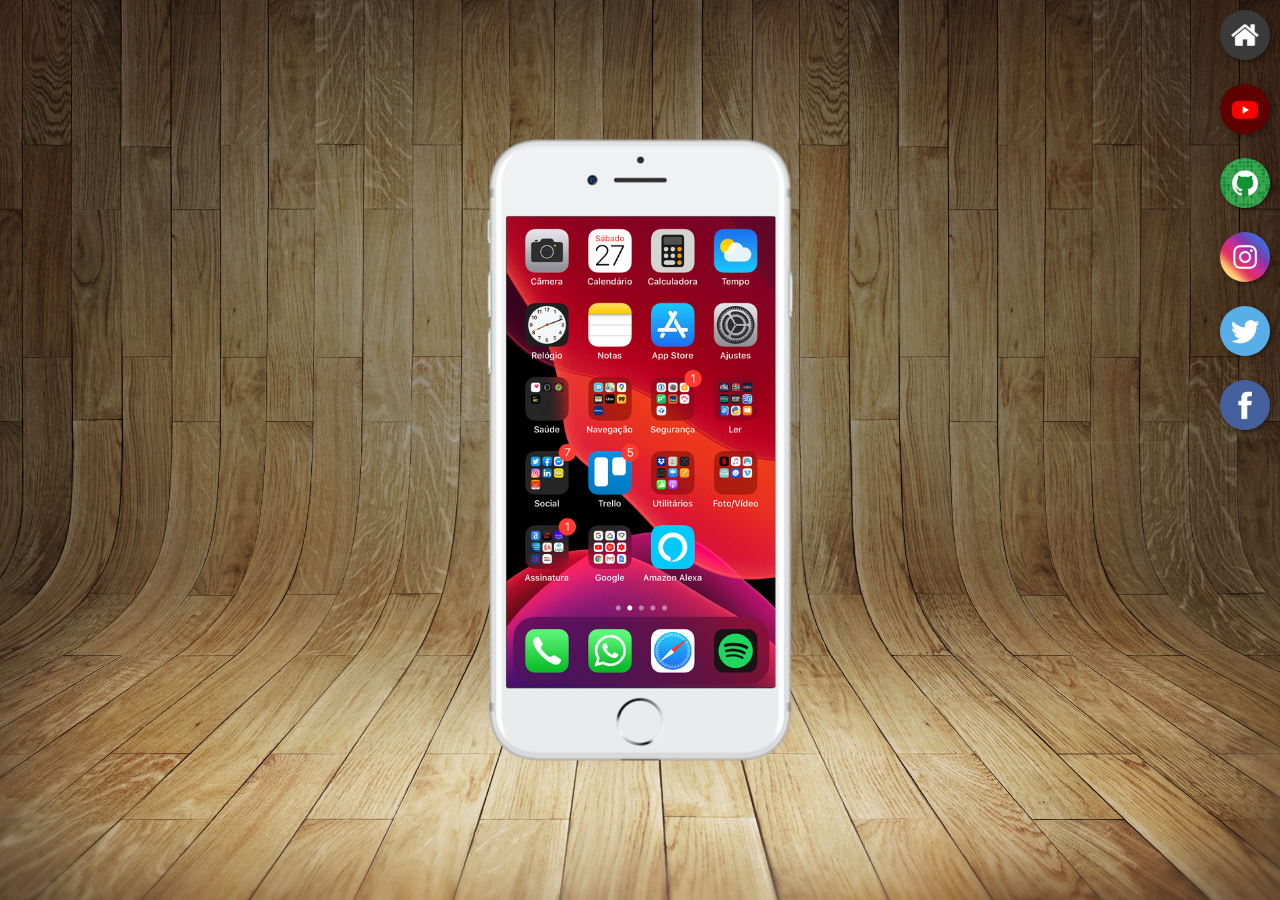
<file: index.html>
<!DOCTYPE html>
<html lang="pt-br">
<head>
    <meta charset="UTF-8">
    <meta name="viewport" content="width=device-width, initial-scale=1.0">
    <link rel="shortcut icon" href="favicon.ico" type="image/x-icon">
    <title>Projeto Redes Sociais</title>
    <link rel="stylesheet" href="estilos/style.css">
</head>
<body>
    <main>
        <section id="telefone">
            <iframe src="home.html" name="tela-home" id="tela" frameborder="0"></iframe>
        </section>
        <section id="redes">
            <a href="#" target="tela"><img src="imagens/logo-home.jpg" alt="home"></a><br>
            <a href="#" target="tela"><img src="imagens/logo-youtube.jpg" alt="youtube"></a><br>
            <a href="#" target="tela"><img src="imagens/logo-github.jpg" alt="github"></a><br>
            <a href="#" target="tela"><img src="imagens/logo-instagram.jpg" alt="insta"></a><br>
            <a href="#" target="tela"><img src="imagens/logo-twitter.jpg" alt="twitter"></a><br>
            <a href="#" target="tela"><img src="imagens/logo-facebook.jpg" alt=""></a>
        </section>
    </main>
</body>
</html>
</file>
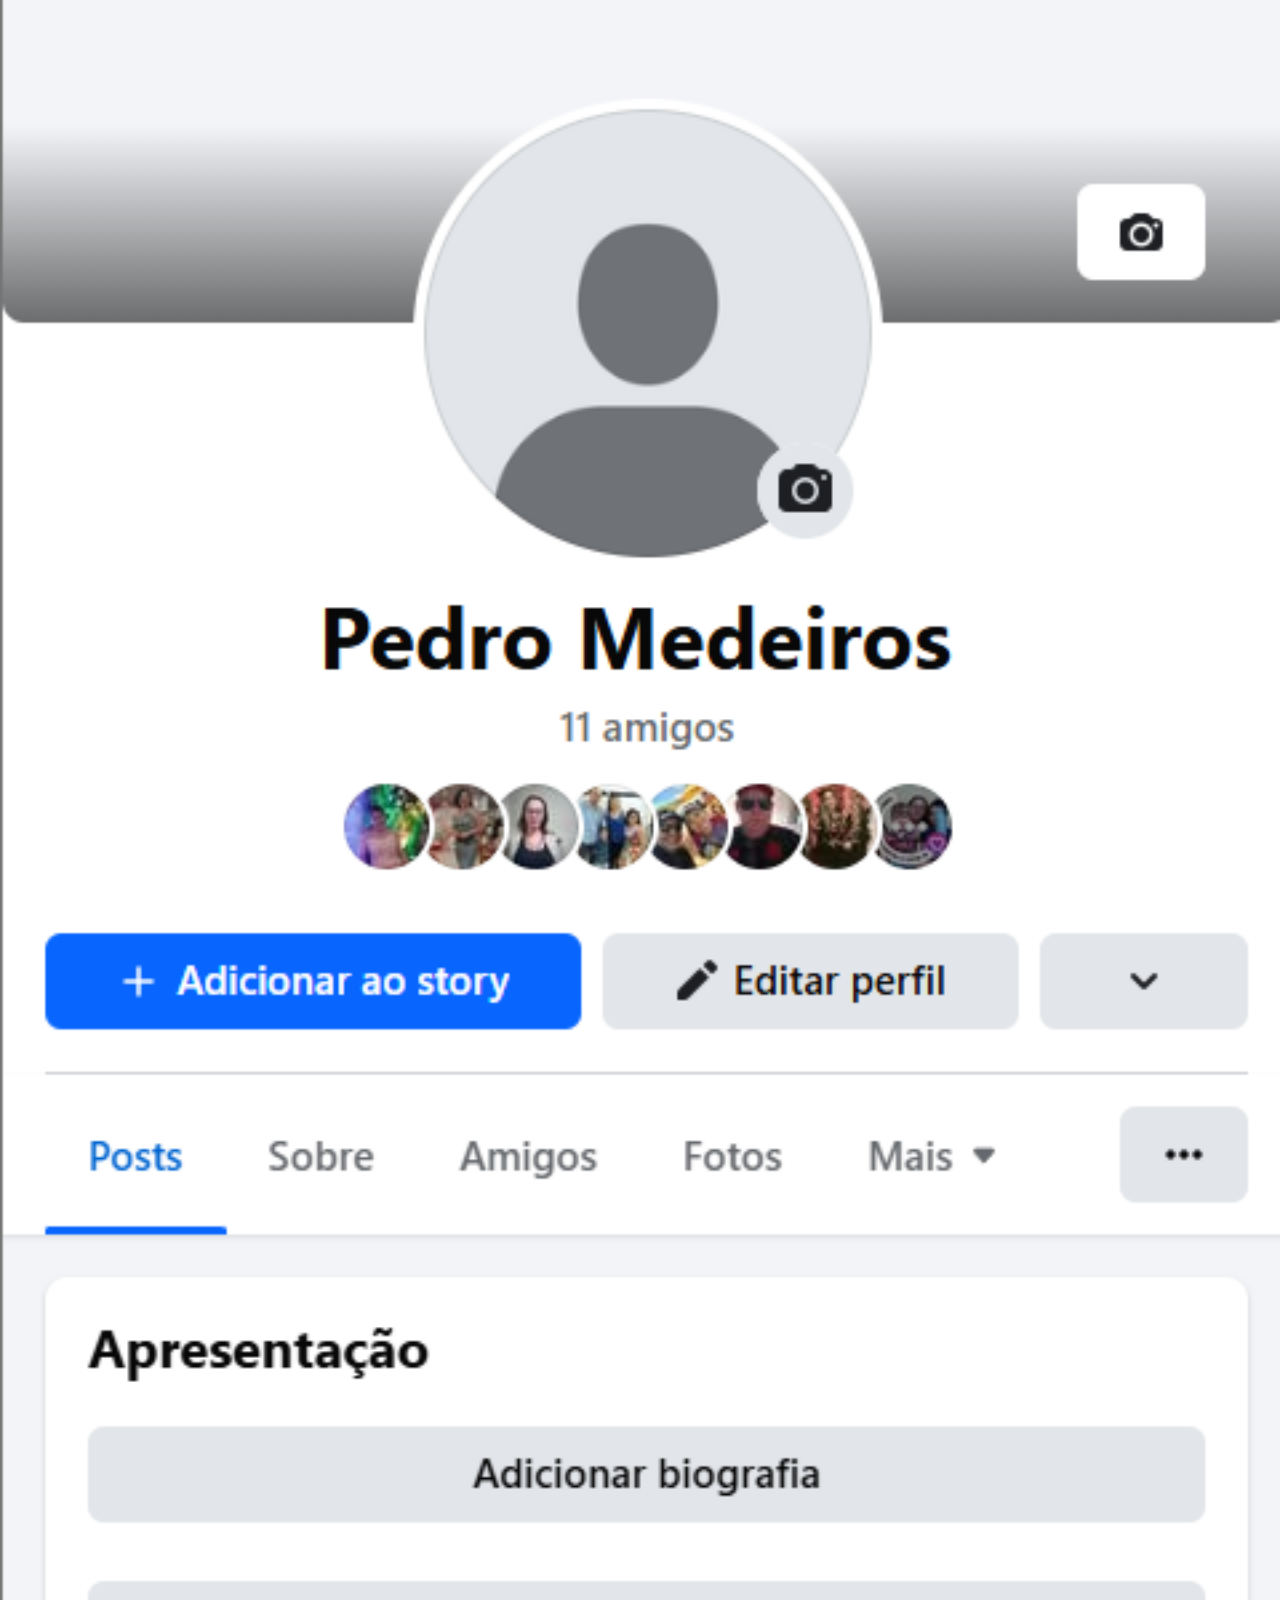
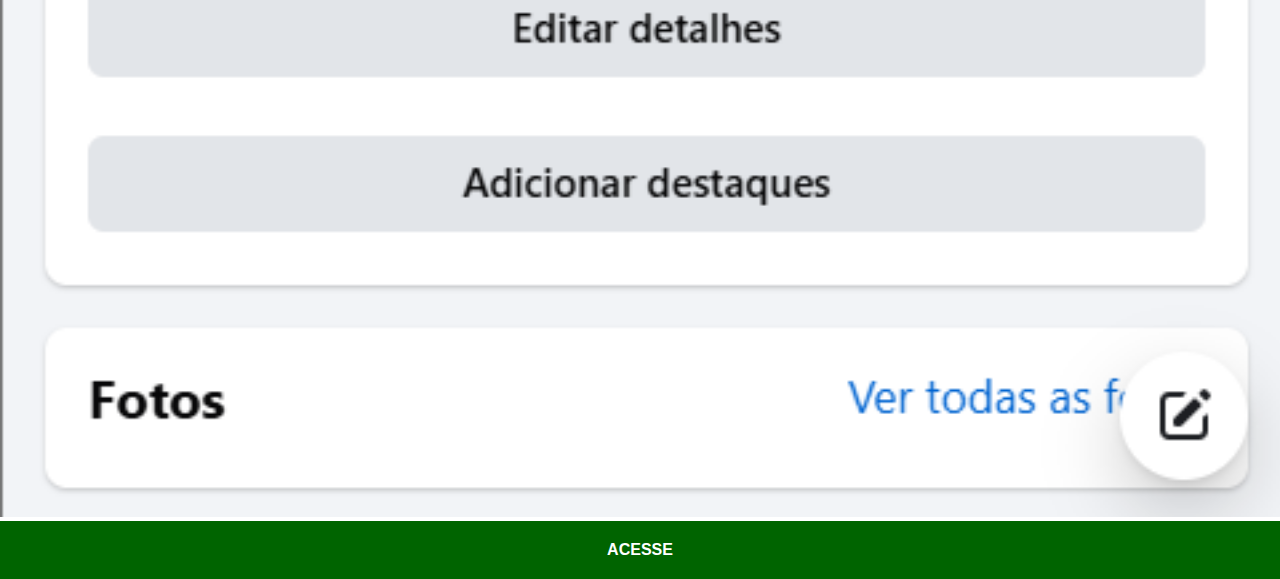
<file: facebook.html>
<!DOCTYPE html>
<html lang="pt-br">
<head>
    <meta charset="UTF-8">
    <meta name="viewport" content="width=device-width, initial-scale=1.0">
    <title>Facebook</title>
    <link rel="stylesheet" href="estilos/social.css">
</head>
<body>
    <img src="imagens/face.png" alt="">
    <a href="https://www.facebook.com/profile.php?id=61565824326924" target="_blank">ACESSE</a>
</body>
</html>
</file>
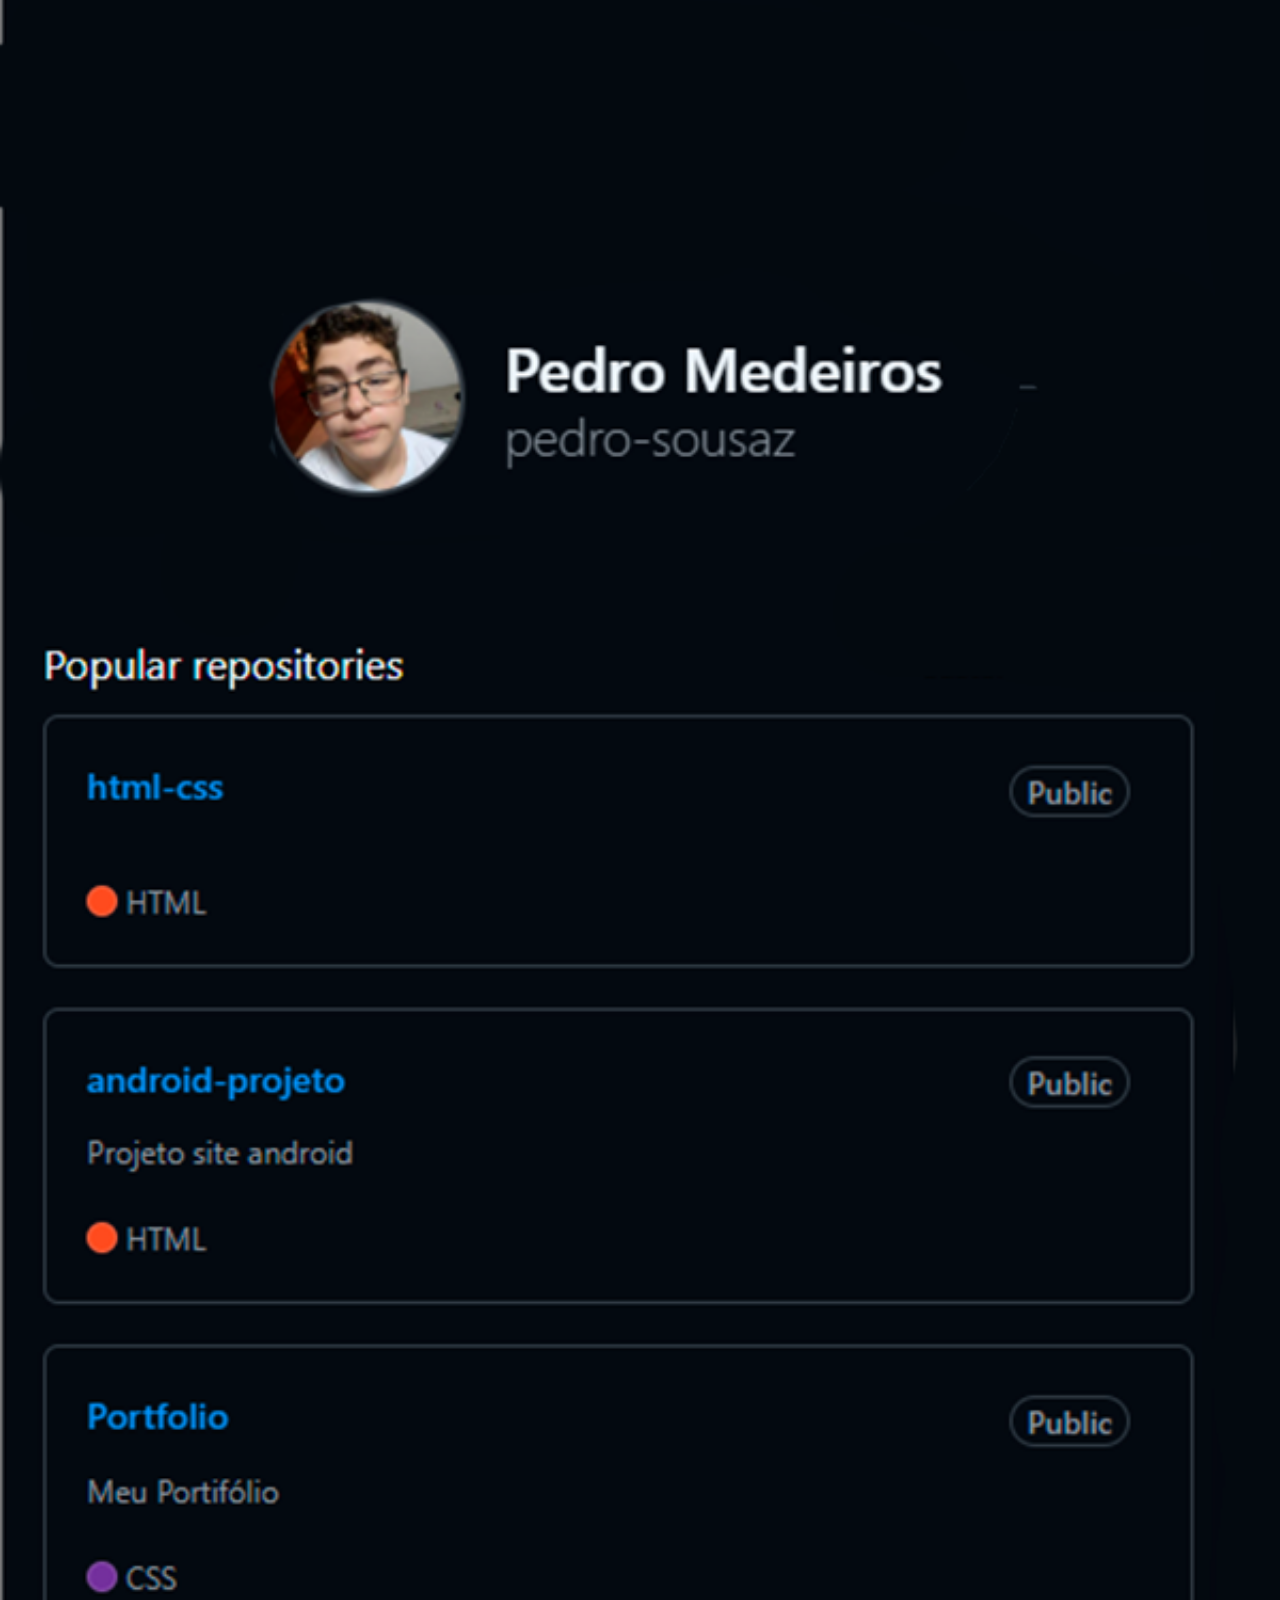
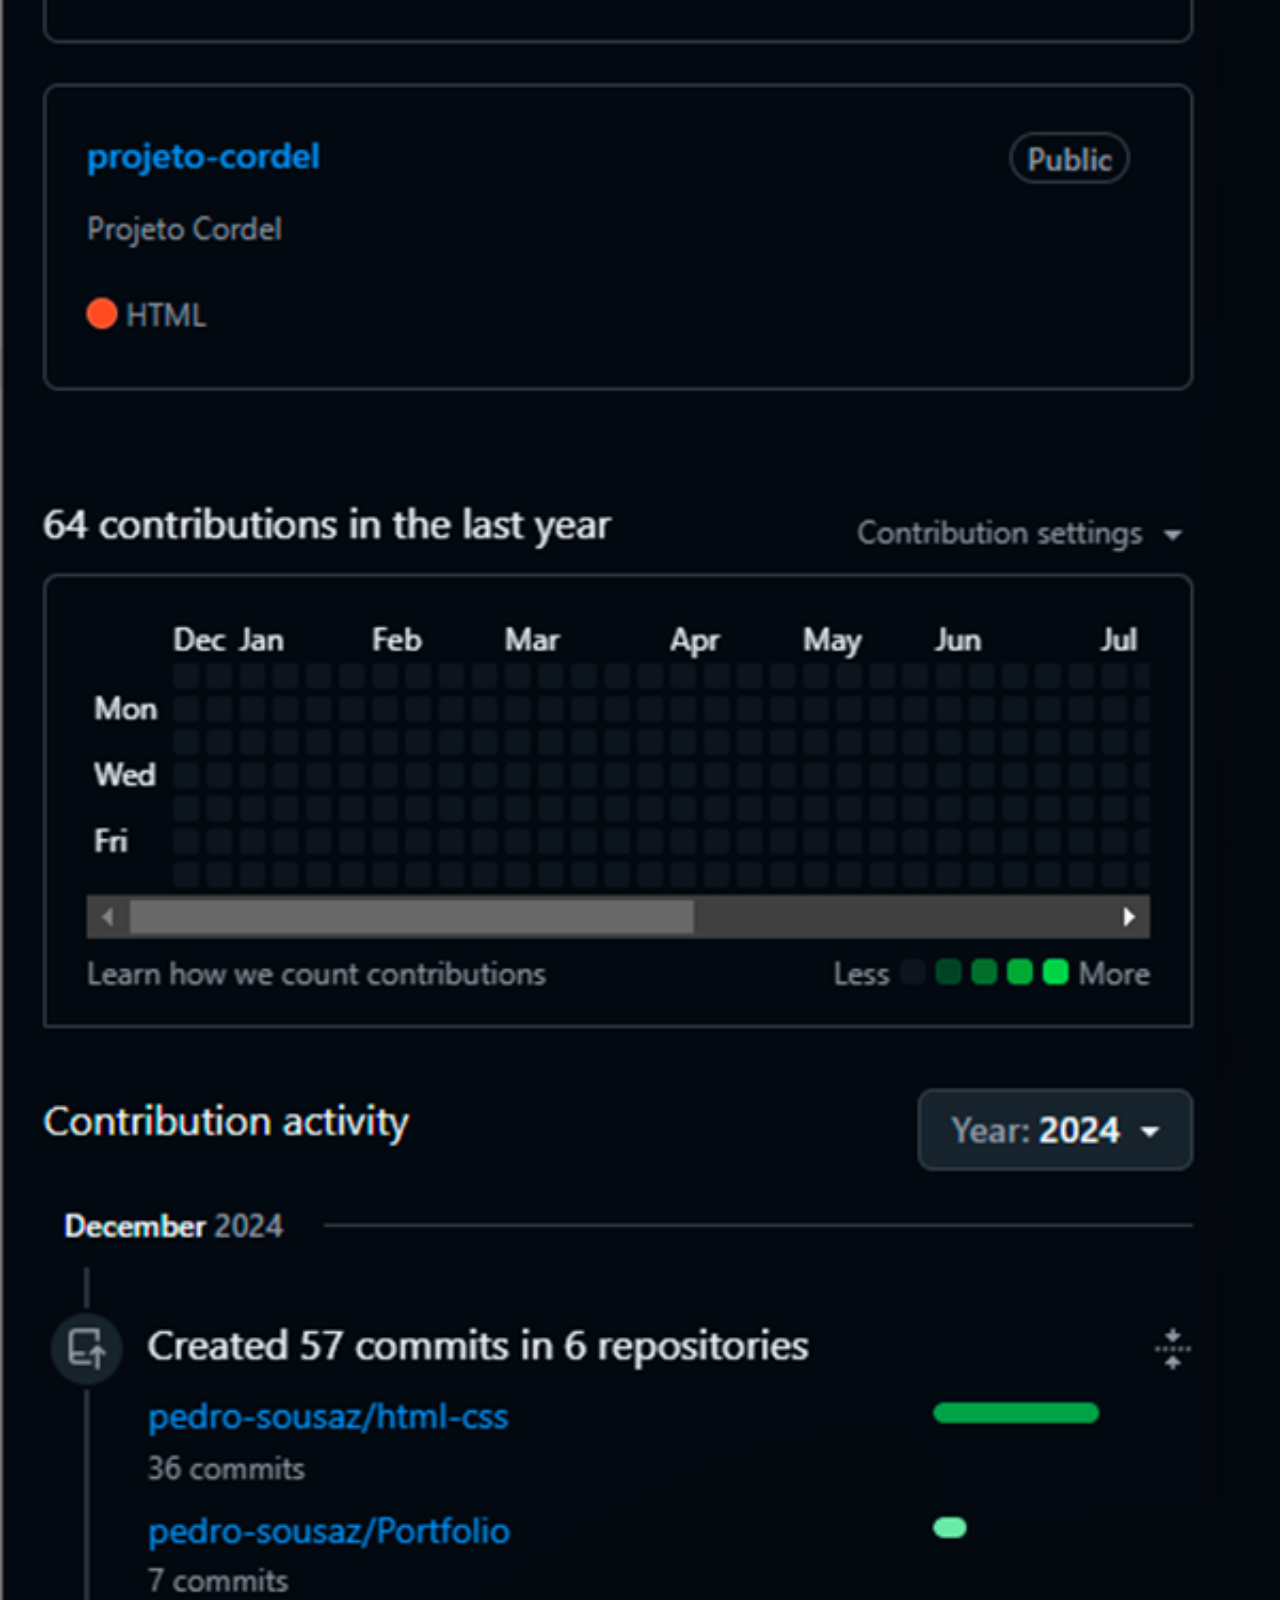
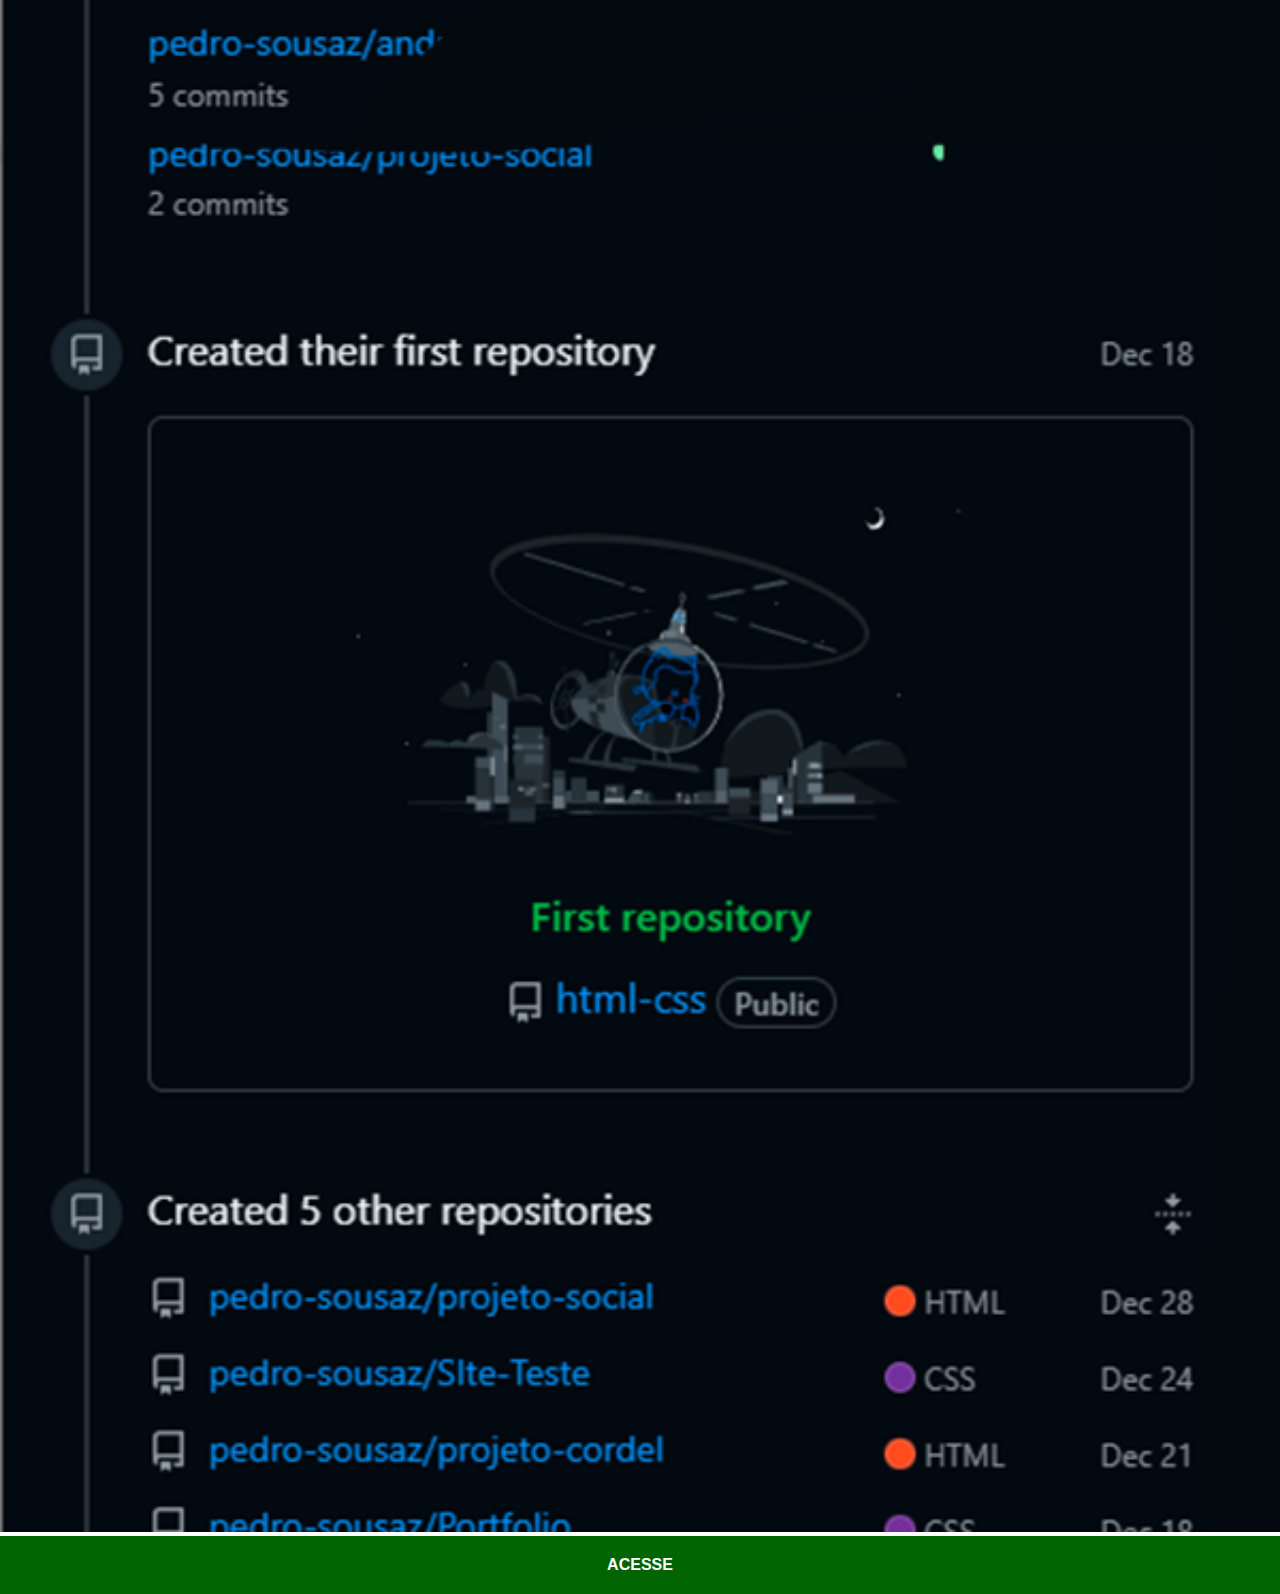
<file: github.html>
<!DOCTYPE html>
<html lang="pt-br">
<head>
    <meta charset="UTF-8">
    <meta name="viewport" content="width=device-width, initial-scale=1.0">
    <title>GitHub</title>
    <link rel="stylesheet" href="estilos/social.css">
</head>
<body>
    <img src="imagens/tela-github.png" alt="">
    <a href="https://github.com/pedro-sousaz" target="_blank">ACESSE</a>
</body>
</html>
</file>
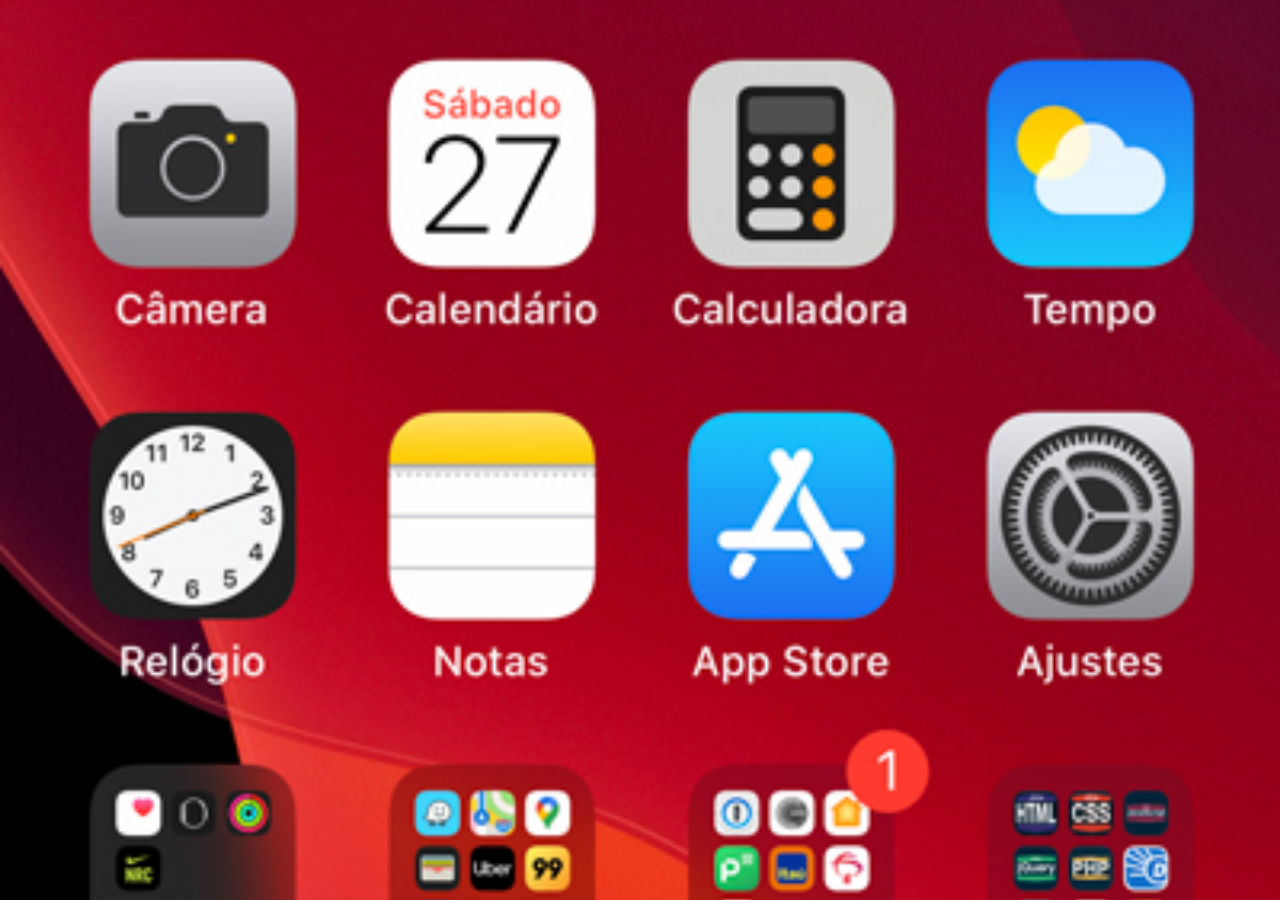
<file: home.html>
<!DOCTYPE html>
<html lang="pt-br">
<head>
    <meta charset="UTF-8">
    <meta name="viewport" content="width=device-width, initial-scale=1.0">
    <title>Home</title>
</head>
<style>
    *{
        margin: 0px;
        padding: 0px;
    }

    body{
        width: 100vw;
        height: 100vh;
        background: black url('imagens/tela-home.jpg') no-repeat top center;
        background-size: cover;
    }
</style>
<body>

</body>
</html>
</file>
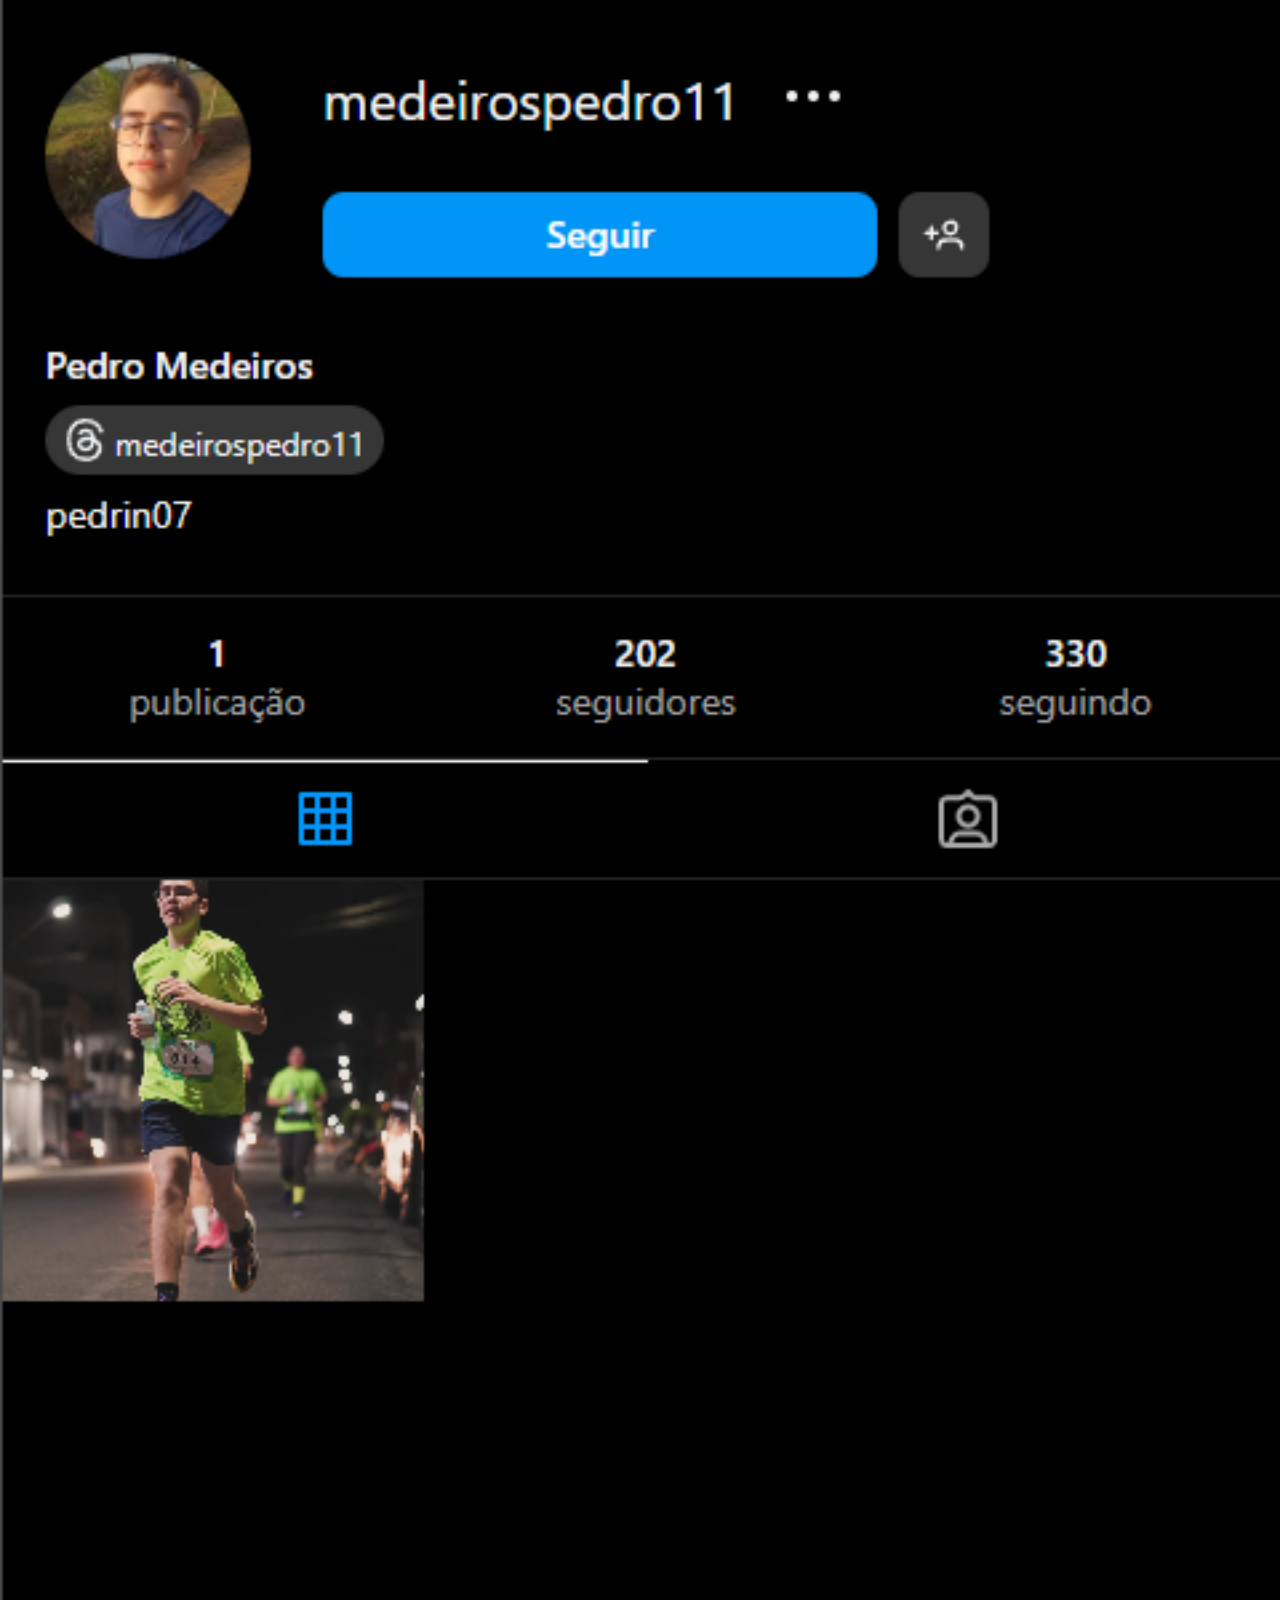
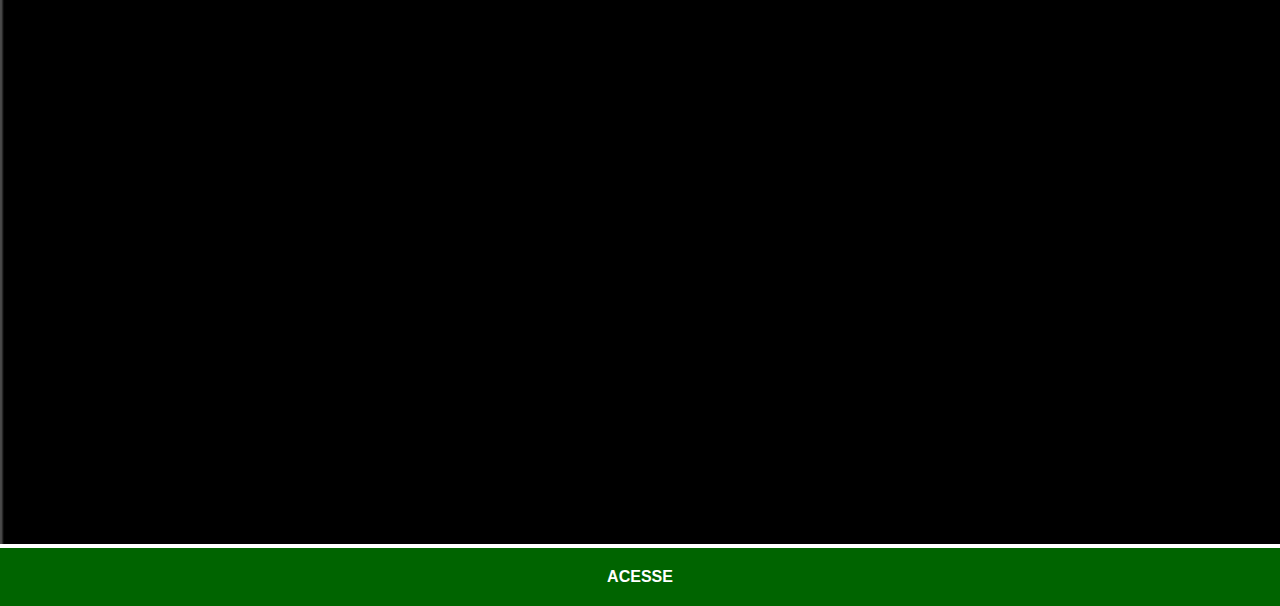
<file: instagram.html>
<!DOCTYPE html>
<html lang="pt-br">
<head>
    <meta charset="UTF-8">
    <meta name="viewport" content="width=device-width, initial-scale=1.0">
    <title>Instagram</title>
    <link rel="stylesheet" href="estilos/social.css">
</head>
<body>
    <img src="imagens/insta.png" alt="">
    <a href="https://www.instagram.com/medeirospedro11/" target="_blank">ACESSE</a>
</body>
</html>
</file>
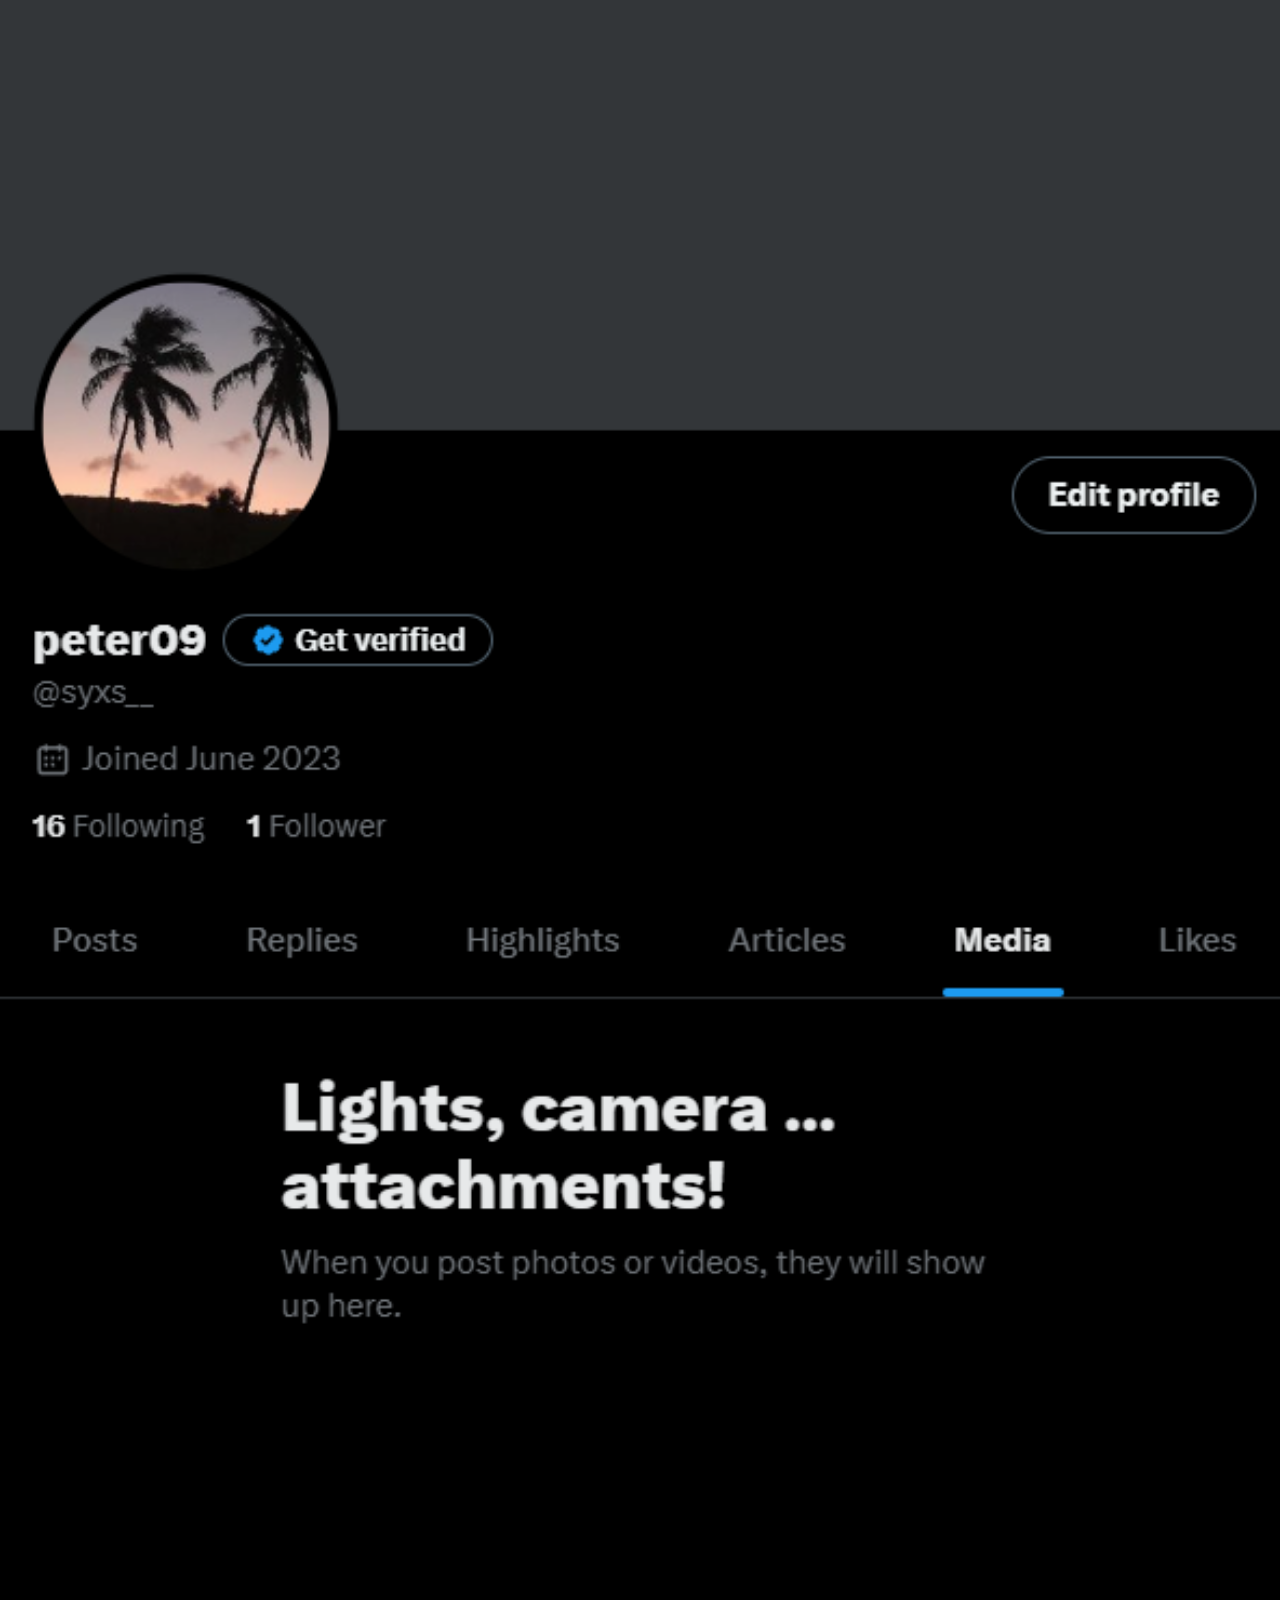
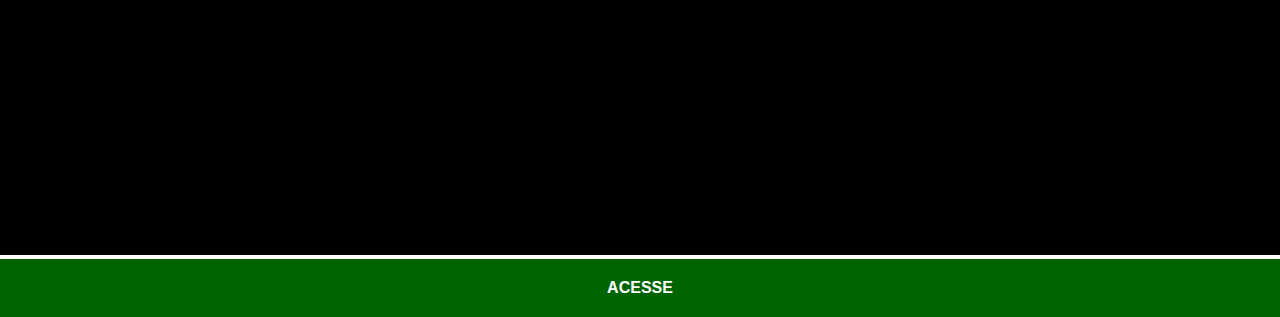
<file: twitter.html>
<!DOCTYPE html>
<html lang="pt-br">
<head>
    <meta charset="UTF-8">
    <meta name="viewport" content="width=device-width, initial-scale=1.0">
    <title>Twitter</title>
    <link rel="stylesheet" href="estilos/social.css">
</head>
<body>
    <img src="imagens/twitter.png" alt="">
    <a href="https://x.com/syxs__" target="_blank">ACESSE</a>
</body>
</html>
</file>
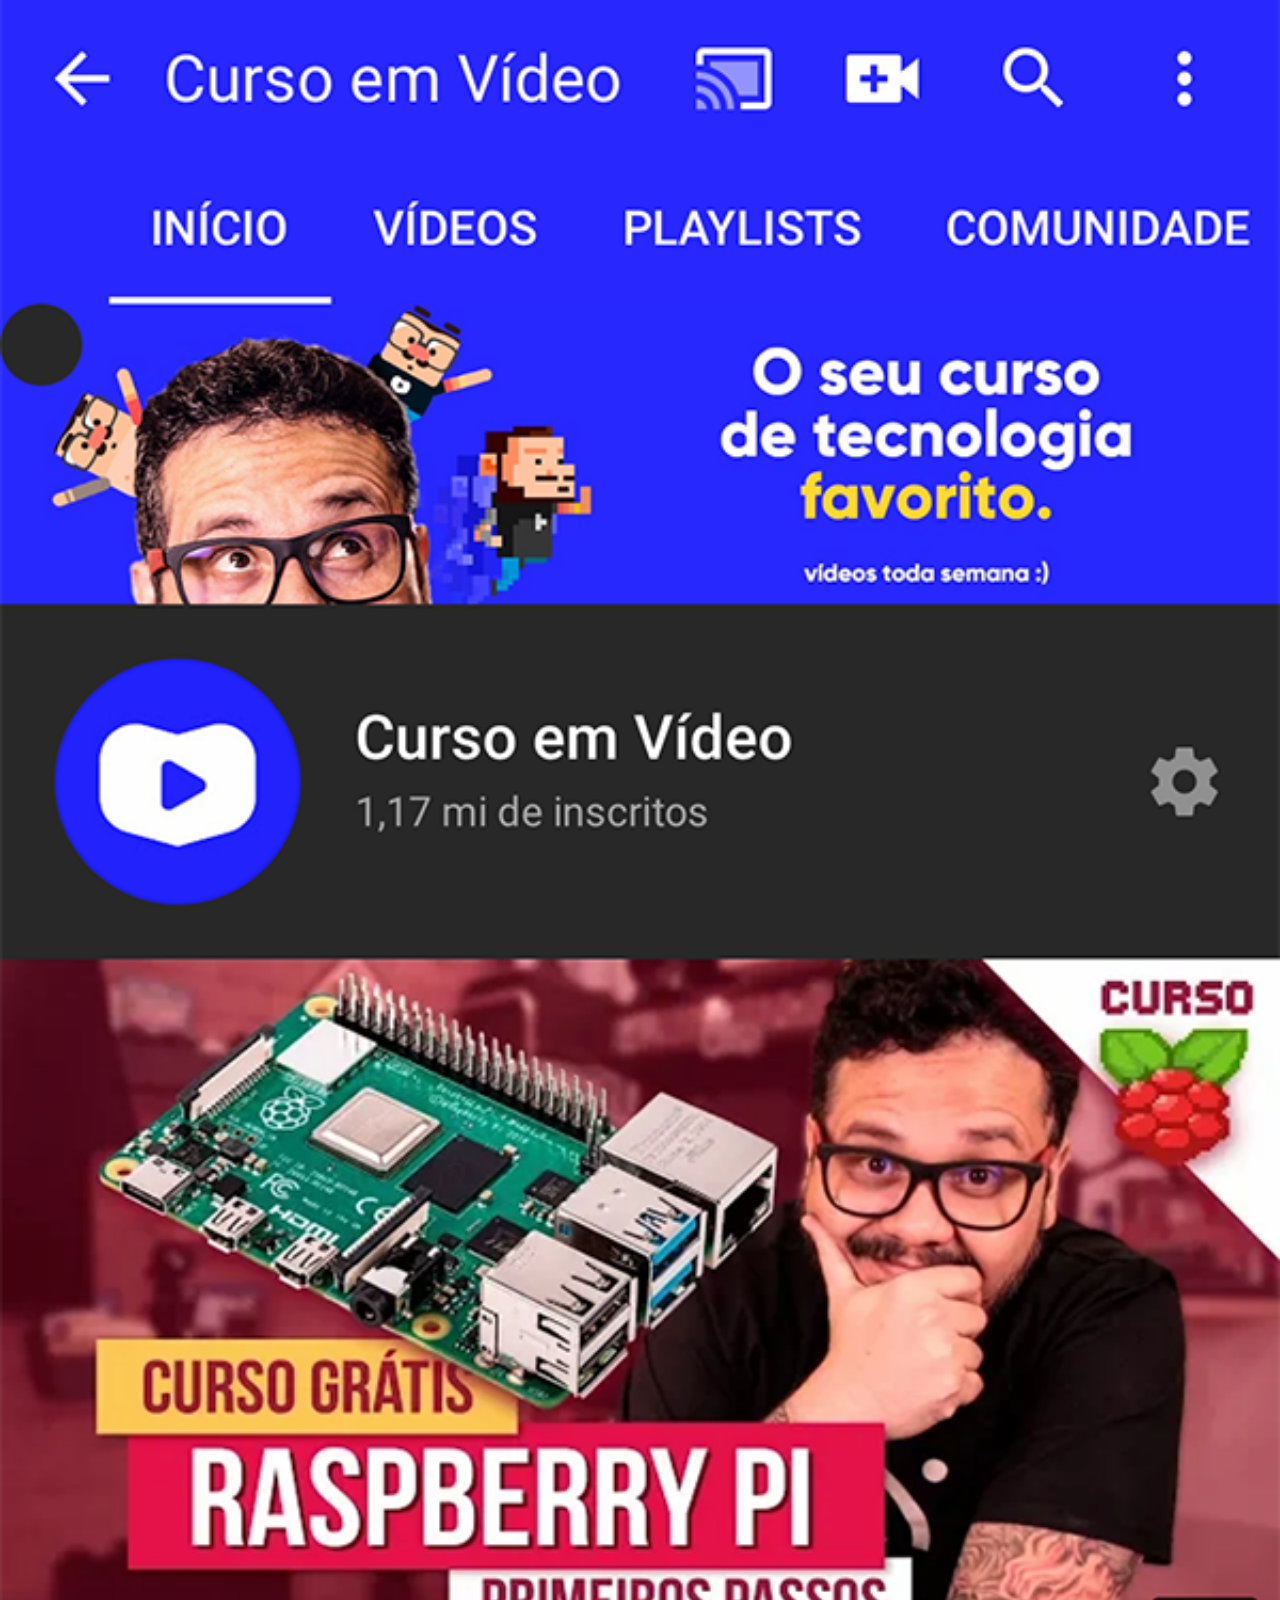
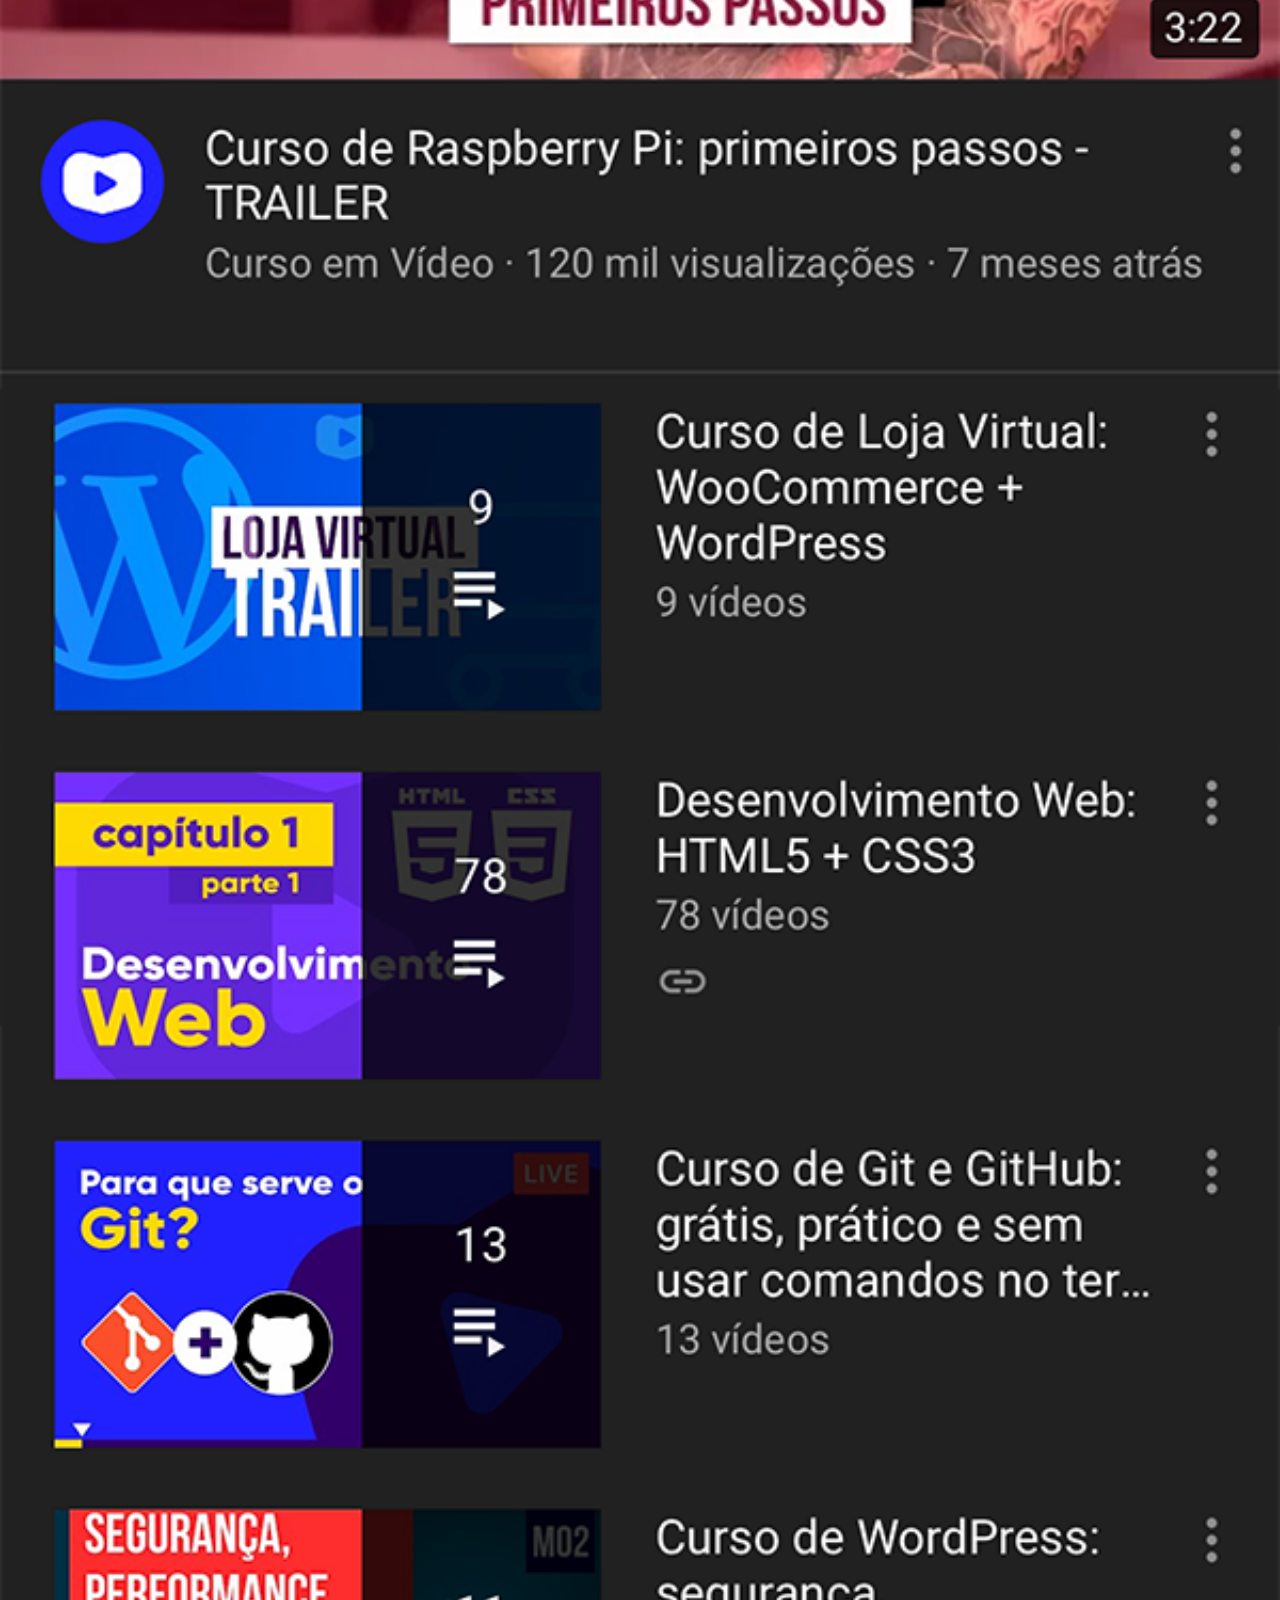
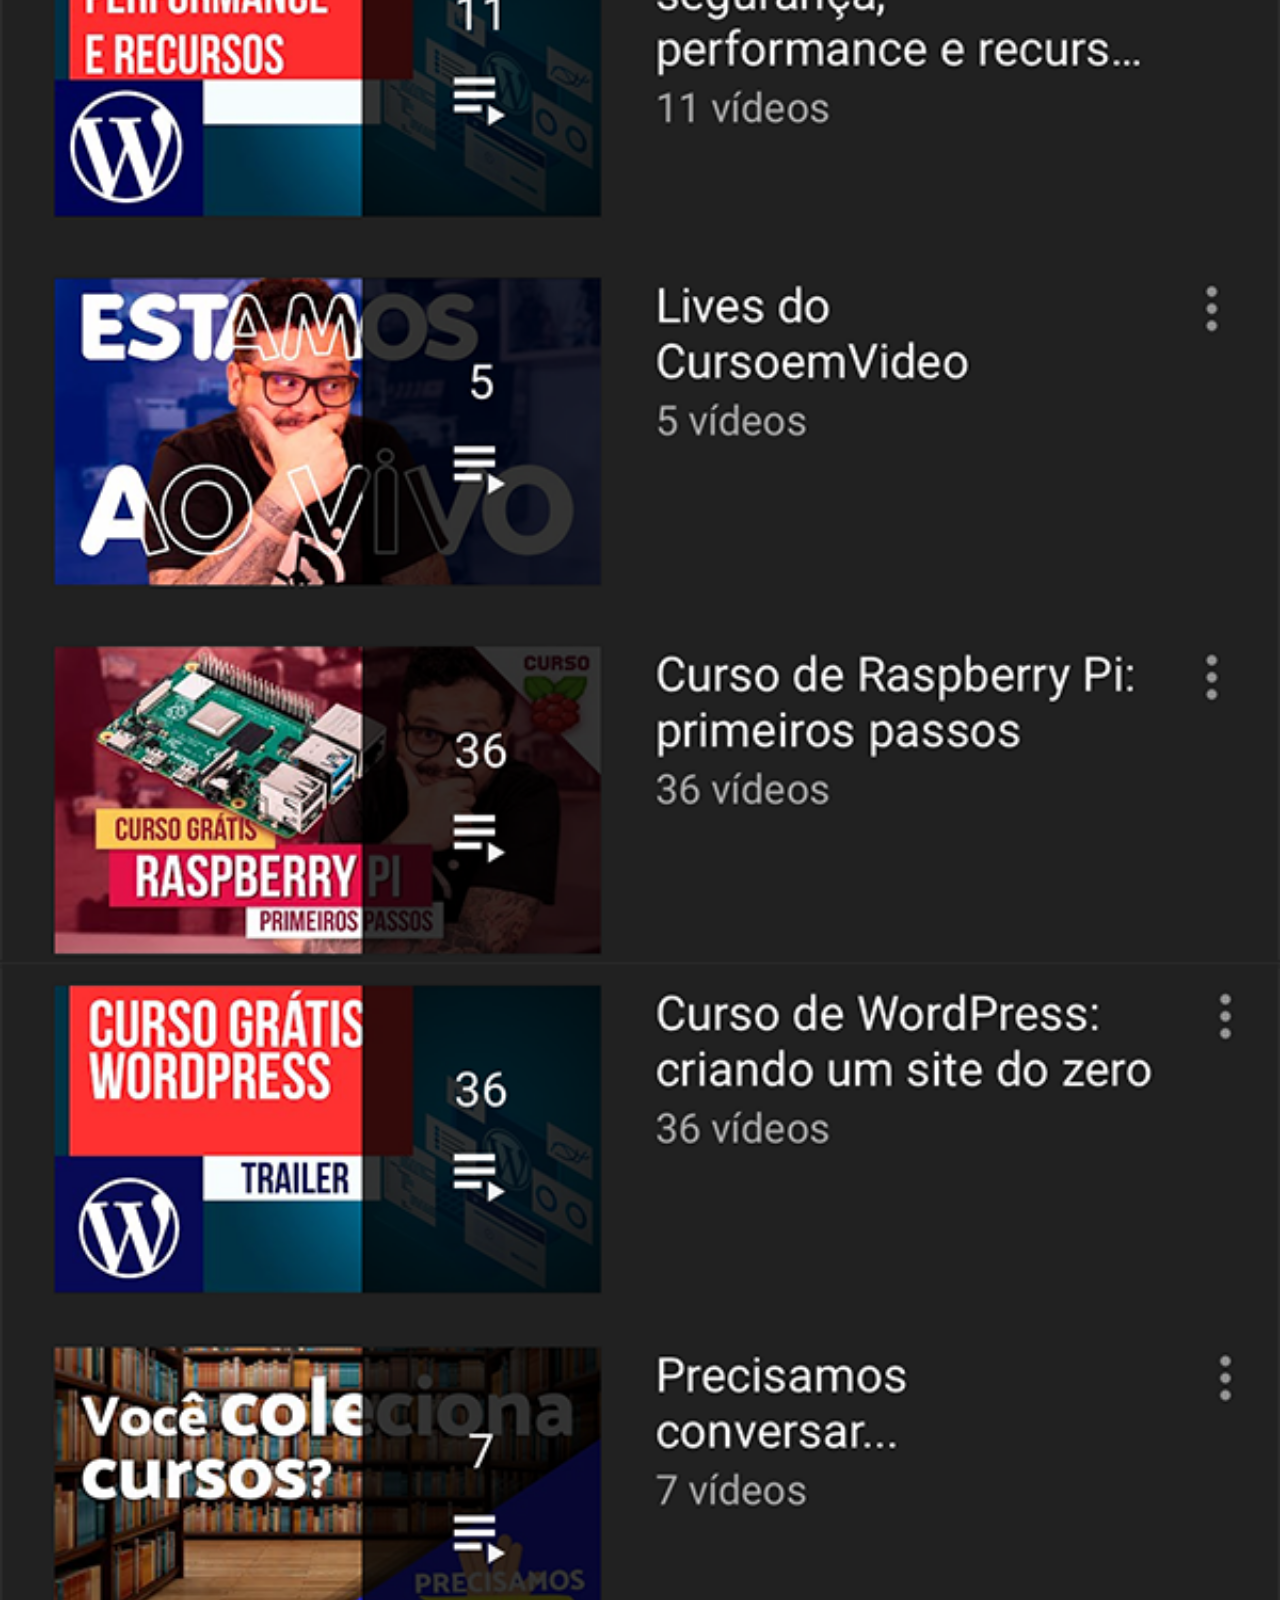
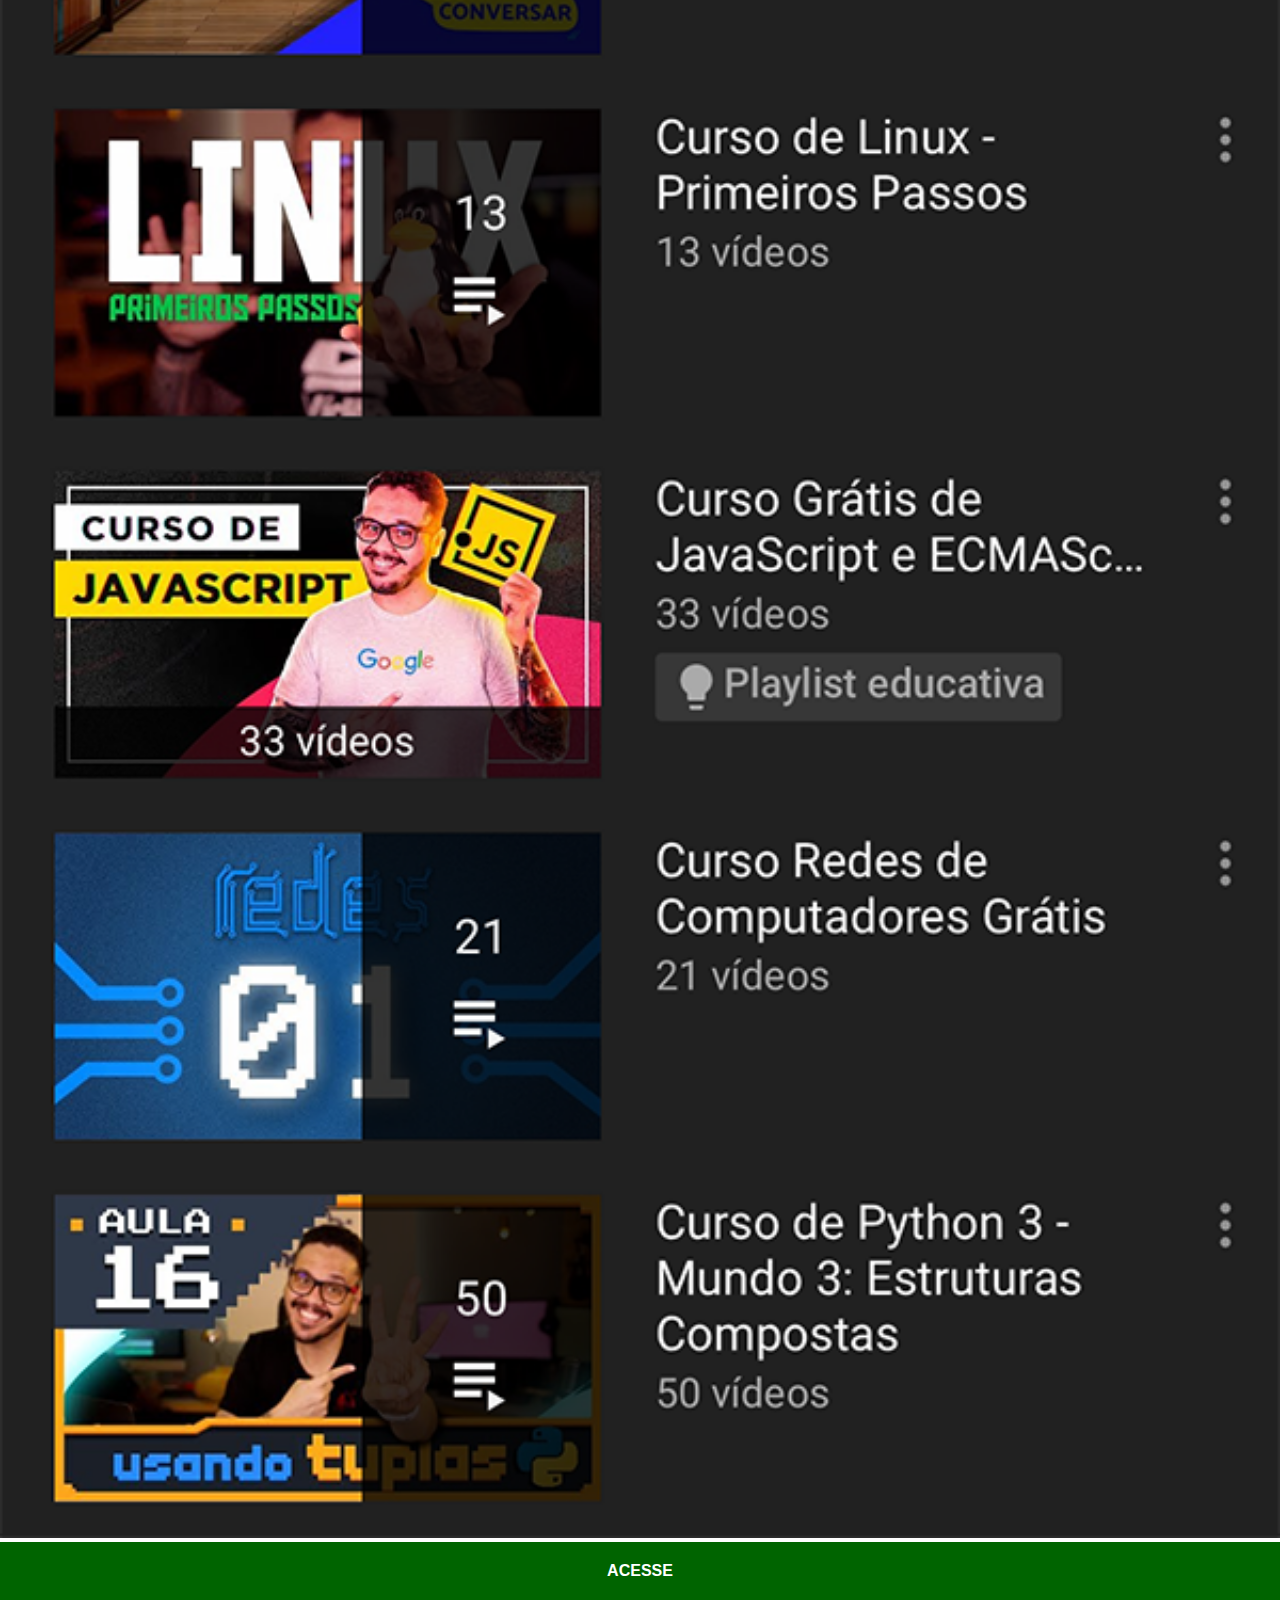
<file: youtube.html>
<!DOCTYPE html>
<html lang="pt-br">
<head>
    <meta charset="UTF-8">
    <meta name="viewport" content="width=device-width, initial-scale=1.0">
    <title>YouTube</title>
    <link rel="stylesheet" href="estilos/social.css">
    
</head>
<body>
    <img src="imagens/tela-youtube.png" alt="">
    <a href="https://www.youtube.com/c/CursoemV%C3%ADdeo/playlists" target="_blank">ACESSE</a>
</body>
</html>
</file>
<file: estilos/style.css>
@charset "UTF-8";

*{
    margin: 0px;
    padding: 0px;
    font-family: Arial, Helvetica, sans-serif;
}

html, body{
    height: 100vh;
    width: 100vw;
    background-color: black;
}

body{
    background: url('../imagens/fundo-madeira.jpg') no-repeat top center;
    background-size: cover;
    background-attachment: fixed;
}

main{
    height: 100vh;
    position: relative;

}

section#telefone{
    position: absolute;
    top: 50%;
    left: 50%;
    transform: translate(-50%, -50%);
    height: 627px;
    width: 311px;
    background: url('../imagens/frame-iphone.png') no-repeat;
}

iframe#tela{
    position: relative;
    top: 80px;
    left: 22px;
    width: 269px;
    height: 471px;
}

section#redes{
    text-align: right;
}

section#redes img{
    width: 50px;
    margin: 10px;
    border-radius: 50%;
    box-shadow: 2px 2px 5px rgba(0, 0, 0, 0.400);
    box-sizing: border-box;
}

section#redes img:hover{
    border: 2px solid rgba(255, 255, 255, 0.637);
    transform: translate(-3px, -3px);
    box-shadow: 5px 5px 10px rgba(0, 0, 0, 0.623);
    transition: transform .5s;
    transition: transform .3s, border 1s;
}
</file>
<file: estilos/social.css>
@charset "UTF-8";

*{
    margin: 0px;
    padding: 0px;
    font-family: Arial, Helvetica, sans-serif;
}

::-webkit-scrollbar{
    width: 0px;
    height: 0px;
}

img{
    width: 100vw;
}

a{
    display: block;
    background-color: darkgreen;
    padding: 20px;
    text-align: center;
    font-weight: bolder;
    text-decoration: none;
    color: white;
}

a:hover{
    background-color: green;
}
</file>
